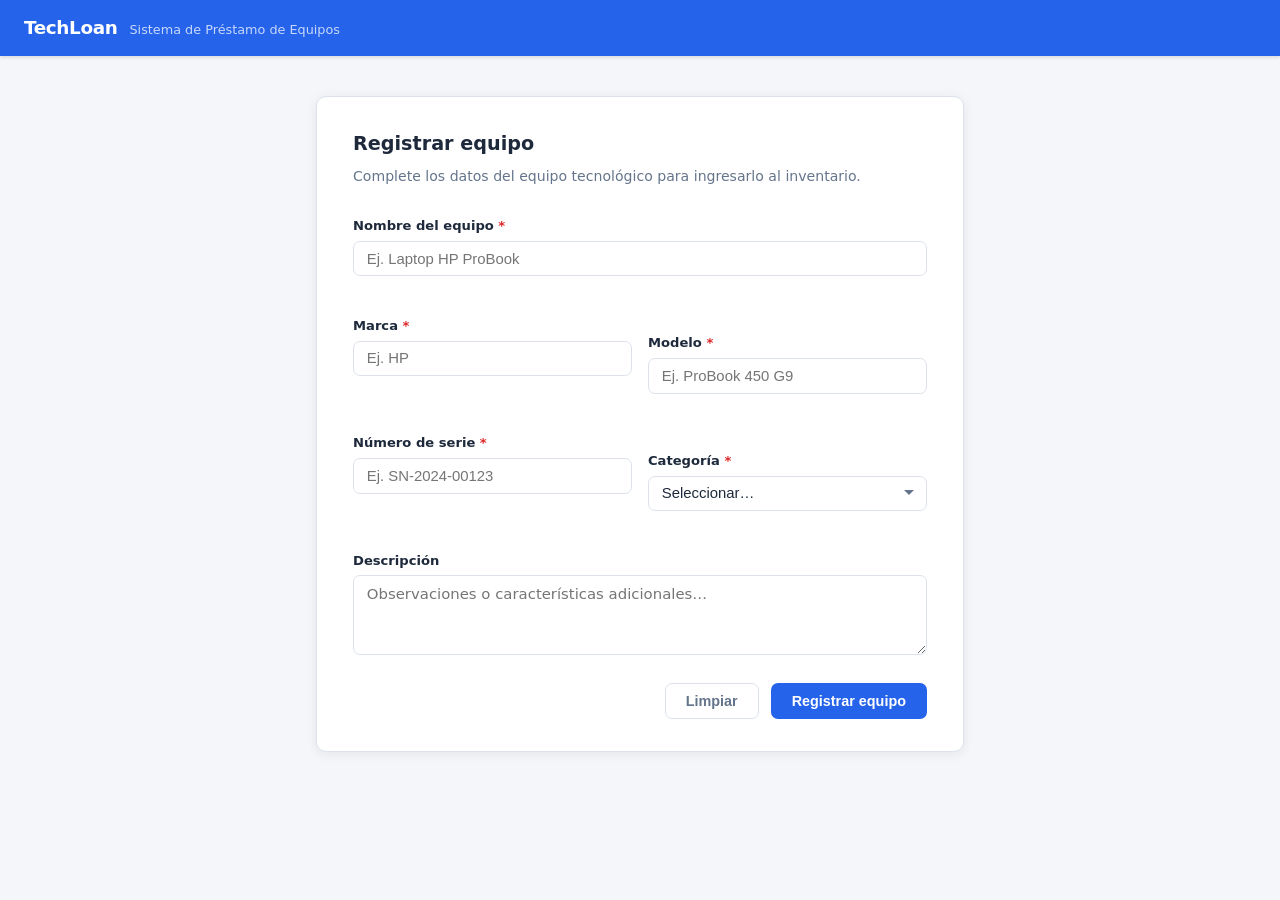
<file: frontend/html/index.html>
<!DOCTYPE html>
<html lang="es">
<head>
  <meta charset="UTF-8" />
  <meta name="viewport" content="width=device-width, initial-scale=1.0" />
  <title>TechLoan – Registrar Equipo</title>
  <link rel="stylesheet" href="../css/styles.css" />
</head>
<body>

  <header class="header">
    <div class="header__inner">
      <span class="header__logo">TechLoan</span>
      <span class="header__subtitle">Sistema de Préstamo de Equipos</span>
    </div>
  </header>

  <main class="main">
    <section class="card">
      <h1 class="card__title">Registrar equipo</h1>
      <p class="card__desc">Complete los datos del equipo tecnológico para ingresarlo al inventario.</p>

      <form id="equipment-form" novalidate>

        <div class="field">
          <label class="field__label" for="name">Nombre del equipo <span class="required">*</span></label>
          <input class="field__input" type="text" id="name" name="name"
                 placeholder="Ej. Laptop HP ProBook" required maxlength="100" />
          <span class="field__error" id="name-error"></span>
        </div>

        <div class="field-row">
          <div class="field">
            <label class="field__label" for="brand">Marca <span class="required">*</span></label>
            <input class="field__input" type="text" id="brand" name="brand"
                   placeholder="Ej. HP" required maxlength="100" />
            <span class="field__error" id="brand-error"></span>
          </div>
          <div class="field">
            <label class="field__label" for="model">Modelo <span class="required">*</span></label>
            <input class="field__input" type="text" id="model" name="model"
                   placeholder="Ej. ProBook 450 G9" required maxlength="100" />
            <span class="field__error" id="model-error"></span>
          </div>
        </div>

        <div class="field-row">
          <div class="field">
            <label class="field__label" for="serial_number">Número de serie <span class="required">*</span></label>
            <input class="field__input" type="text" id="serial_number" name="serial_number"
                   placeholder="Ej. SN-2024-00123" required maxlength="100" />
            <span class="field__error" id="serial-error"></span>
          </div>
          <div class="field">
            <label class="field__label" for="category">Categoría <span class="required">*</span></label>
            <select class="field__input field__select" id="category" name="category" required>
              <option value="">Seleccionar…</option>
              <option value="laptop">Laptop</option>
              <option value="desktop">Desktop</option>
              <option value="tablet">Tablet</option>
              <option value="proyector">Proyector</option>
              <option value="camara">Cámara</option>
              <option value="otro">Otro</option>
            </select>
            <span class="field__error" id="category-error"></span>
          </div>
        </div>

        <div class="field">
          <label class="field__label" for="description">Descripción</label>
          <textarea class="field__input field__textarea" id="description" name="description"
                    placeholder="Observaciones o características adicionales…" maxlength="500" rows="3"></textarea>
        </div>

        <div id="form-feedback" class="feedback" role="alert" aria-live="polite"></div>

        <div class="form-actions">
          <button type="reset" class="btn btn--secondary">Limpiar</button>
          <button type="submit" class="btn btn--primary" id="submit-btn">
            <span class="btn__text">Registrar equipo</span>
            <span class="btn__spinner" aria-hidden="true"></span>
          </button>
        </div>

      </form>
    </section>
  </main>

  <script src="../js/equipment.js"></script>
</body>
</html>
</file>
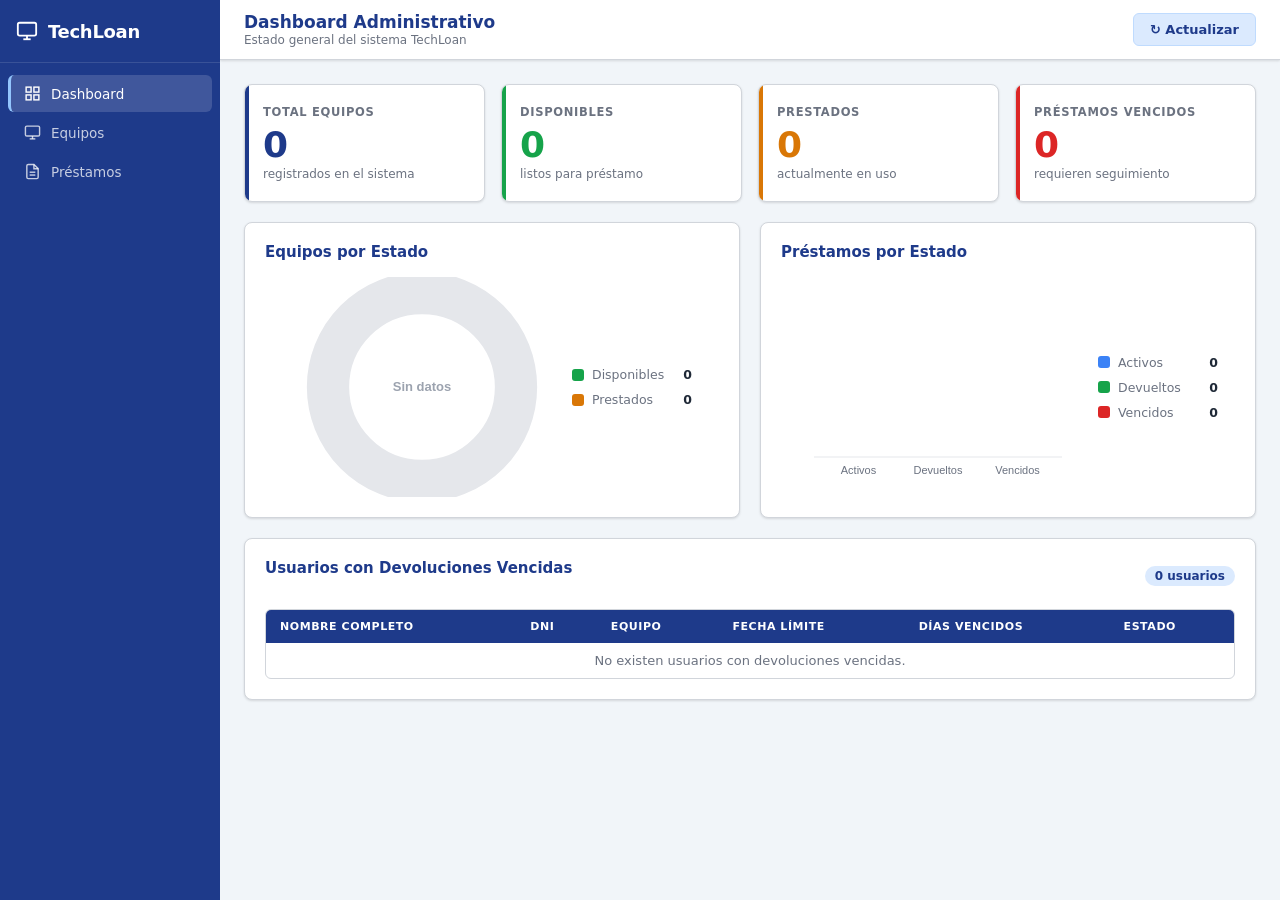
<file: frontend/html/dashboard.html>
<!DOCTYPE html>
<html lang="es">
<head>
  <meta charset="UTF-8">
  <meta name="viewport" content="width=device-width, initial-scale=1.0">
  <title>TechLoan — Dashboard</title>
  <link rel="stylesheet" href="../css/dashboard.css">
</head>
<body>

  <!-- Sidebar -->
  <aside class="sidebar">
    <div class="sidebar-brand">
      <svg class="brand-icon" viewBox="0 0 24 24" fill="none" stroke="currentColor" stroke-width="2">
        <rect x="2" y="3" width="20" height="14" rx="2"/><line x1="8" y1="21" x2="16" y2="21"/><line x1="12" y1="17" x2="12" y2="21"/>
      </svg>
      <span>TechLoan</span>
    </div>
    <nav class="sidebar-nav">
      <a href="dashboard.html" class="nav-item active">
        <svg viewBox="0 0 24 24" fill="none" stroke="currentColor" stroke-width="2"><rect x="3" y="3" width="7" height="7"/><rect x="14" y="3" width="7" height="7"/><rect x="14" y="14" width="7" height="7"/><rect x="3" y="14" width="7" height="7"/></svg>
        Dashboard
      </a>
      <a href="equipment.html" class="nav-item">
        <svg viewBox="0 0 24 24" fill="none" stroke="currentColor" stroke-width="2"><rect x="2" y="3" width="20" height="14" rx="2"/><line x1="8" y1="21" x2="16" y2="21"/><line x1="12" y1="17" x2="12" y2="21"/></svg>
        Equipos
      </a>
      <a href="loan.html" class="nav-item">
        <svg viewBox="0 0 24 24" fill="none" stroke="currentColor" stroke-width="2"><path d="M14 2H6a2 2 0 0 0-2 2v16a2 2 0 0 0 2 2h12a2 2 0 0 0 2-2V8z"/><polyline points="14 2 14 8 20 8"/><line x1="16" y1="13" x2="8" y2="13"/><line x1="16" y1="17" x2="8" y2="17"/></svg>
        Préstamos
      </a>
    </nav>
  </aside>

  <!-- Main -->
  <div class="layout-main">
    <header class="topbar">
      <div>
        <h1 class="page-title">Dashboard Administrativo</h1>
        <p class="page-subtitle">Estado general del sistema TechLoan</p>
      </div>
      <button class="btn btn-refresh" onclick="loadAll()" id="refreshBtn">↻ Actualizar</button>
    </header>

    <main class="content">

      <!-- 1. Summary cards -->
      <div class="cards-grid" id="cardsGrid">
        <div class="stat-card stat-blue">
          <p class="stat-label">Total Equipos</p>
          <p class="stat-value" id="cTotal">—</p>
          <p class="stat-desc">registrados en el sistema</p>
        </div>
        <div class="stat-card stat-green">
          <p class="stat-label">Disponibles</p>
          <p class="stat-value" id="cAvail">—</p>
          <p class="stat-desc">listos para préstamo</p>
        </div>
        <div class="stat-card stat-amber">
          <p class="stat-label">Prestados</p>
          <p class="stat-value" id="cLoaned">—</p>
          <p class="stat-desc">actualmente en uso</p>
        </div>
        <div class="stat-card stat-red">
          <p class="stat-label">Préstamos Vencidos</p>
          <p class="stat-value" id="cOverdue">—</p>
          <p class="stat-desc">requieren seguimiento</p>
        </div>
      </div>

      <!-- 2. Charts -->
      <div class="charts-row">
        <div class="card chart-card">
          <h2 class="card-title">Equipos por Estado</h2>
          <div class="chart-area">
            <canvas id="chartEquip" width="260" height="220"></canvas>
            <div class="chart-legend" id="legendEquip"></div>
          </div>
        </div>
        <div class="card chart-card">
          <h2 class="card-title">Préstamos por Estado</h2>
          <div class="chart-area">
            <canvas id="chartLoans" width="280" height="220"></canvas>
            <div class="chart-legend" id="legendLoans"></div>
          </div>
        </div>
      </div>

      <!-- 3. Overdue users table -->
      <div class="card">
        <div class="card-header-row">
          <h2 class="card-title">Usuarios con Devoluciones Vencidas</h2>
          <span class="badge-count" id="overdueCount">—</span>
        </div>
        <div class="tbl-wrap">
          <table class="data-table">
            <thead>
              <tr>
                <th>Nombre completo</th>
                <th>DNI</th>
                <th>Equipo</th>
                <th>Fecha límite</th>
                <th>Días vencidos</th>
                <th>Estado</th>
              </tr>
            </thead>
            <tbody id="overdueBody">
              <tr><td colspan="6" class="empty-cell">Cargando…</td></tr>
            </tbody>
          </table>
        </div>
      </div>

    </main>
  </div>

  <script src="../js/dashboard.js"></script>
</body>
</html>
</file>
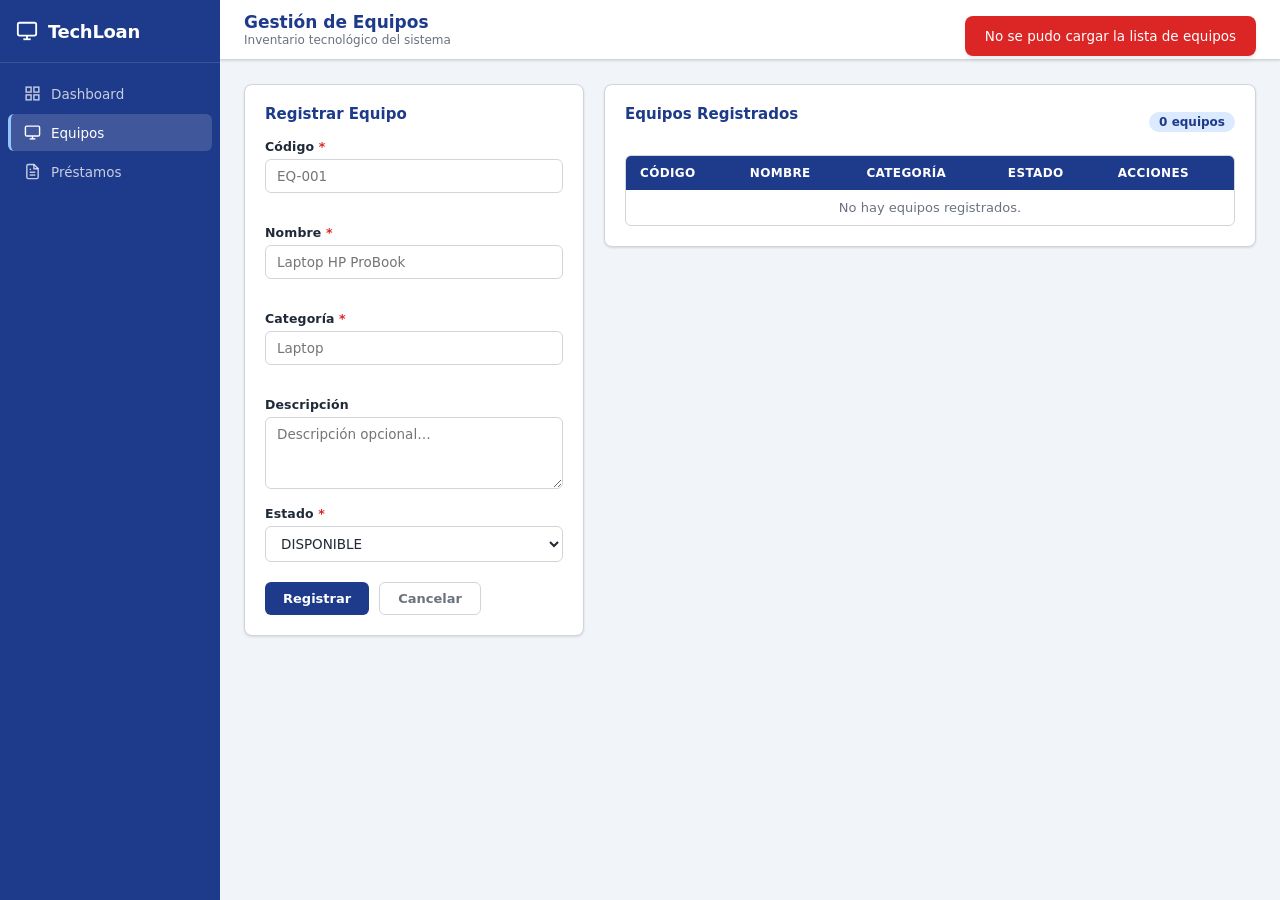
<file: frontend/html/equipment.html>
<!DOCTYPE html>
<html lang="es">
<head>
  <meta charset="UTF-8">
  <meta name="viewport" content="width=device-width, initial-scale=1.0">
  <title>TechLoan — Equipos</title>
  <link rel="stylesheet" href="../css/equipment.css">
</head>
<body>

  <!-- Sidebar -->
  <aside class="sidebar">
    <div class="sidebar-brand">
      <svg class="brand-icon" viewBox="0 0 24 24" fill="none" stroke="currentColor" stroke-width="2">
        <rect x="2" y="3" width="20" height="14" rx="2"/><line x1="8" y1="21" x2="16" y2="21"/><line x1="12" y1="17" x2="12" y2="21"/>
      </svg>
      <span>TechLoan</span>
    </div>
    <nav class="sidebar-nav">
      <a href="dashboard.html" class="nav-item">
        <svg viewBox="0 0 24 24" fill="none" stroke="currentColor" stroke-width="2"><rect x="3" y="3" width="7" height="7"/><rect x="14" y="3" width="7" height="7"/><rect x="14" y="14" width="7" height="7"/><rect x="3" y="14" width="7" height="7"/></svg>
        Dashboard
      </a>
      <a href="equipment.html" class="nav-item active">
        <svg viewBox="0 0 24 24" fill="none" stroke="currentColor" stroke-width="2"><rect x="2" y="3" width="20" height="14" rx="2"/><line x1="8" y1="21" x2="16" y2="21"/><line x1="12" y1="17" x2="12" y2="21"/></svg>
        Equipos
      </a>
      <a href="loan.html" class="nav-item">
        <svg viewBox="0 0 24 24" fill="none" stroke="currentColor" stroke-width="2"><path d="M14 2H6a2 2 0 0 0-2 2v16a2 2 0 0 0 2 2h12a2 2 0 0 0 2-2V8z"/><polyline points="14 2 14 8 20 8"/><line x1="16" y1="13" x2="8" y2="13"/><line x1="16" y1="17" x2="8" y2="17"/><polyline points="10 9 9 9 8 9"/></svg>
        Préstamos
      </a>
    </nav>
  </aside>

  <!-- Main -->
  <div class="layout-main">
    <header class="topbar">
      <div>
        <h1 class="page-title">Gestión de Equipos</h1>
        <p class="page-subtitle">Inventario tecnológico del sistema</p>
      </div>
    </header>

    <main class="content">
      <div id="toast" class="toast hidden"></div>

      <div class="two-col">

        <!-- FORM -->
        <section class="card">
          <h2 class="card-title" id="formTitle">Registrar Equipo</h2>
          <form id="equipmentForm" novalidate>
            <input type="hidden" id="equipmentId">

            <div class="field">
              <label for="fCode">Código <span class="req">*</span></label>
              <input type="text" id="fCode" placeholder="EQ-001">
              <p class="ferr" id="errCode"></p>
            </div>

            <div class="field">
              <label for="fName">Nombre <span class="req">*</span></label>
              <input type="text" id="fName" placeholder="Laptop HP ProBook">
              <p class="ferr" id="errName"></p>
            </div>

            <div class="field">
              <label for="fCategory">Categoría <span class="req">*</span></label>
              <input type="text" id="fCategory" list="catList" placeholder="Laptop">
              <datalist id="catList">
                <option value="Laptop"><option value="Tablet"><option value="Proyector">
                <option value="Monitor"><option value="Impresora"><option value="Cámara">
                <option value="Servidor"><option value="Switch"><option value="Router">
              </datalist>
              <p class="ferr" id="errCategory"></p>
            </div>

            <div class="field">
              <label for="fDesc">Descripción</label>
              <textarea id="fDesc" rows="3" placeholder="Descripción opcional…"></textarea>
            </div>

            <div class="field">
              <label for="fStatus">Estado <span class="req">*</span></label>
              <select id="fStatus">
                <option value="DISPONIBLE">DISPONIBLE</option>
                <option value="PRESTADO">PRESTADO</option>
              </select>
            </div>

            <div class="form-actions">
              <button type="submit" class="btn btn-primary" id="submitBtn">Registrar</button>
              <button type="button" class="btn btn-ghost" id="cancelBtn">Cancelar</button>
            </div>
          </form>
        </section>

        <!-- TABLE -->
        <section class="card">
          <div class="card-header-row">
            <h2 class="card-title">Equipos Registrados</h2>
            <span class="badge-count" id="eqCount">—</span>
          </div>
          <div class="tbl-wrap">
            <table class="data-table">
              <thead>
                <tr>
                  <th>Código</th><th>Nombre</th><th>Categoría</th><th>Estado</th><th>Acciones</th>
                </tr>
              </thead>
              <tbody id="eqBody">
                <tr><td colspan="5" class="empty-cell">Cargando…</td></tr>
              </tbody>
            </table>
          </div>
        </section>

      </div>
    </main>
  </div>

  <!-- Delete modal -->
  <div class="overlay hidden" id="overlay">
    <div class="modal">
      <h3 class="modal-title">Confirmar eliminación</h3>
      <p class="modal-msg">¿Eliminar este equipo permanentemente? Esta acción no se puede deshacer.</p>
      <div class="modal-actions">
        <button class="btn btn-danger" id="btnConfirmDel">Sí, eliminar</button>
        <button class="btn btn-ghost" id="btnCancelDel">Cancelar</button>
      </div>
    </div>
  </div>

  <script src="../js/equipment.js"></script>
</body>
</html>
</file>
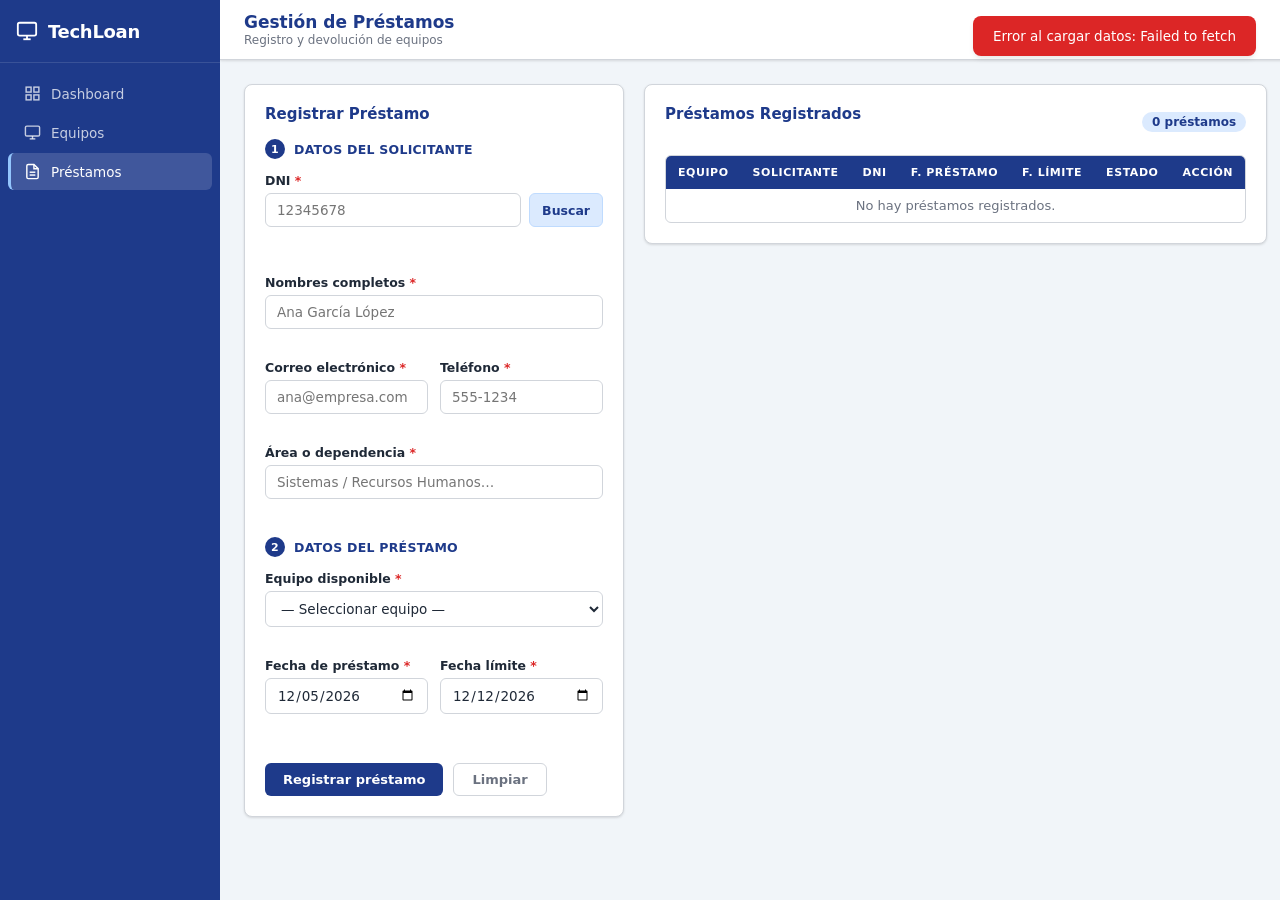
<file: frontend/html/loan.html>
<!DOCTYPE html>
<html lang="es">
<head>
  <meta charset="UTF-8">
  <meta name="viewport" content="width=device-width, initial-scale=1.0">
  <title>TechLoan — Préstamos</title>
  <link rel="stylesheet" href="../css/loan.css">
</head>
<body>

  <!-- Sidebar -->
  <aside class="sidebar">
    <div class="sidebar-brand">
      <svg class="brand-icon" viewBox="0 0 24 24" fill="none" stroke="currentColor" stroke-width="2">
        <rect x="2" y="3" width="20" height="14" rx="2"/><line x1="8" y1="21" x2="16" y2="21"/><line x1="12" y1="17" x2="12" y2="21"/>
      </svg>
      <span>TechLoan</span>
    </div>
    <nav class="sidebar-nav">
      <a href="dashboard.html" class="nav-item">
        <svg viewBox="0 0 24 24" fill="none" stroke="currentColor" stroke-width="2"><rect x="3" y="3" width="7" height="7"/><rect x="14" y="3" width="7" height="7"/><rect x="14" y="14" width="7" height="7"/><rect x="3" y="14" width="7" height="7"/></svg>
        Dashboard
      </a>
      <a href="equipment.html" class="nav-item">
        <svg viewBox="0 0 24 24" fill="none" stroke="currentColor" stroke-width="2"><rect x="2" y="3" width="20" height="14" rx="2"/><line x1="8" y1="21" x2="16" y2="21"/><line x1="12" y1="17" x2="12" y2="21"/></svg>
        Equipos
      </a>
      <a href="loan.html" class="nav-item active">
        <svg viewBox="0 0 24 24" fill="none" stroke="currentColor" stroke-width="2"><path d="M14 2H6a2 2 0 0 0-2 2v16a2 2 0 0 0 2 2h12a2 2 0 0 0 2-2V8z"/><polyline points="14 2 14 8 20 8"/><line x1="16" y1="13" x2="8" y2="13"/><line x1="16" y1="17" x2="8" y2="17"/></svg>
        Préstamos
      </a>
    </nav>
  </aside>

  <!-- Main -->
  <div class="layout-main">
    <header class="topbar">
      <div>
        <h1 class="page-title">Gestión de Préstamos</h1>
        <p class="page-subtitle">Registro y devolución de equipos</p>
      </div>
    </header>

    <main class="content">
      <div id="toast" class="toast hidden"></div>

      <div class="two-col">

        <!-- FORM -->
        <section class="card">
          <h2 class="card-title">Registrar Préstamo</h2>

          <form id="loanForm" novalidate>

            <!-- Borrower section -->
            <div class="form-section-label">
              <span class="section-badge">1</span>
              Datos del Solicitante
            </div>

            <div class="field">
              <label for="bDni">DNI <span class="req">*</span></label>
              <div class="input-group">
                <input type="text" id="bDni" placeholder="12345678" maxlength="15">
                <button type="button" class="btn btn-secondary btn-sm" id="btnLookup">Buscar</button>
              </div>
              <p class="ferr" id="errDni"></p>
              <p class="lookup-hint" id="lookupHint"></p>
            </div>

            <div class="field">
              <label for="bFullName">Nombres completos <span class="req">*</span></label>
              <input type="text" id="bFullName" placeholder="Ana García López">
              <p class="ferr" id="errFullName"></p>
            </div>

            <div class="two-field">
              <div class="field">
                <label for="bEmail">Correo electrónico <span class="req">*</span></label>
                <input type="email" id="bEmail" placeholder="ana@empresa.com">
                <p class="ferr" id="errEmail"></p>
              </div>
              <div class="field">
                <label for="bPhone">Teléfono <span class="req">*</span></label>
                <input type="text" id="bPhone" placeholder="555-1234">
                <p class="ferr" id="errPhone"></p>
              </div>
            </div>

            <div class="field">
              <label for="bDept">Área o dependencia <span class="req">*</span></label>
              <input type="text" id="bDept" placeholder="Sistemas / Recursos Humanos…">
              <p class="ferr" id="errDept"></p>
            </div>

            <!-- Loan section -->
            <div class="form-section-label" style="margin-top:20px;">
              <span class="section-badge">2</span>
              Datos del Préstamo
            </div>

            <div class="field">
              <label for="lEquip">Equipo disponible <span class="req">*</span></label>
              <select id="lEquip">
                <option value="">— Seleccionar equipo —</option>
              </select>
              <p class="ferr" id="errEquip"></p>
            </div>

            <div class="two-field">
              <div class="field">
                <label for="lLoanDate">Fecha de préstamo <span class="req">*</span></label>
                <input type="date" id="lLoanDate">
                <p class="ferr" id="errLoanDate"></p>
              </div>
              <div class="field">
                <label for="lDueDate">Fecha límite <span class="req">*</span></label>
                <input type="date" id="lDueDate">
                <p class="ferr" id="errDueDate"></p>
              </div>
            </div>

            <div class="form-actions">
              <button type="submit" class="btn btn-primary" id="submitLoan">Registrar préstamo</button>
              <button type="button" class="btn btn-ghost" id="btnClearLoan">Limpiar</button>
            </div>
          </form>
        </section>

        <!-- TABLE -->
        <section class="card">
          <div class="card-header-row">
            <h2 class="card-title">Préstamos Registrados</h2>
            <span class="badge-count" id="loanCount">—</span>
          </div>
          <div class="tbl-wrap">
            <table class="data-table">
              <thead>
                <tr>
                  <th>Equipo</th>
                  <th>Solicitante</th>
                  <th>DNI</th>
                  <th>F. Préstamo</th>
                  <th>F. Límite</th>
                  <th>Estado</th>
                  <th>Acción</th>
                </tr>
              </thead>
              <tbody id="loanBody">
                <tr><td colspan="7" class="empty-cell">Cargando…</td></tr>
              </tbody>
            </table>
          </div>
        </section>

      </div>
    </main>
  </div>

  <!-- Return confirm modal -->
  <div class="overlay hidden" id="returnOverlay">
    <div class="modal">
      <h3 class="modal-title">Registrar devolución</h3>
      <p class="modal-msg">¿Confirmar la devolución de este préstamo? El equipo volverá a estar disponible.</p>
      <div class="modal-actions">
        <button class="btn btn-primary" id="btnConfirmReturn">Confirmar devolución</button>
        <button class="btn btn-ghost" id="btnCancelReturn">Cancelar</button>
      </div>
    </div>
  </div>

  <script src="../js/loan.js"></script>
</body>
</html>
</file>
<file: frontend/css/styles.css>
/* ── Reset & base ───────────────────────────────────────────── */
*, *::before, *::after { box-sizing: border-box; margin: 0; padding: 0; }

:root {
  --color-bg:        #f4f6f9;
  --color-surface:   #ffffff;
  --color-border:    #dde2ea;
  --color-primary:   #2563eb;
  --color-primary-h: #1d4ed8;
  --color-danger:    #dc2626;
  --color-success:   #16a34a;
  --color-text:      #1e293b;
  --color-muted:     #64748b;
  --radius:          10px;
  --shadow:          0 2px 12px rgba(0,0,0,.07);
  --transition:      .18s ease;
}

body {
  font-family: system-ui, -apple-system, sans-serif;
  background: var(--color-bg);
  color: var(--color-text);
  min-height: 100vh;
  font-size: 15px;
  line-height: 1.6;
}

/* ── Header ─────────────────────────────────────────────────── */
.header {
  background: var(--color-primary);
  color: #fff;
  padding: 0 1.5rem;
  height: 56px;
  display: flex;
  align-items: center;
  box-shadow: 0 1px 4px rgba(0,0,0,.15);
}
.header__inner   { display: flex; align-items: baseline; gap: .75rem; }
.header__logo    { font-size: 1.15rem; font-weight: 700; letter-spacing: -.02em; }
.header__subtitle { font-size: .8rem; opacity: .75; }

/* ── Main layout ────────────────────────────────────────────── */
.main {
  max-width: 680px;
  margin: 2.5rem auto;
  padding: 0 1rem;
}

/* ── Card ───────────────────────────────────────────────────── */
.card {
  background: var(--color-surface);
  border: 1px solid var(--color-border);
  border-radius: var(--radius);
  box-shadow: var(--shadow);
  padding: 2rem 2.25rem;
}
.card__title { font-size: 1.2rem; font-weight: 600; margin-bottom: .3rem; }
.card__desc  { color: var(--color-muted); font-size: .88rem; margin-bottom: 1.75rem; }

/* ── Fields ─────────────────────────────────────────────────── */
.field         { display: flex; flex-direction: column; gap: .3rem; }
.field-row     { display: grid; grid-template-columns: 1fr 1fr; gap: 1rem; }
.field + .field,
.field-row + .field,
.field + .field-row,
.field-row + .field-row { margin-top: 1.1rem; }

.field__label  { font-size: .82rem; font-weight: 600; color: var(--color-text); }
.required      { color: var(--color-danger); }

.field__input {
  padding: .55rem .8rem;
  border: 1.5px solid var(--color-border);
  border-radius: 7px;
  font-size: .93rem;
  color: var(--color-text);
  background: #fff;
  transition: border-color var(--transition), box-shadow var(--transition);
  width: 100%;
  outline: none;
}
.field__input:focus {
  border-color: var(--color-primary);
  box-shadow: 0 0 0 3px rgba(37,99,235,.12);
}
.field__input.is-invalid { border-color: var(--color-danger); }
.field__input.is-invalid:focus { box-shadow: 0 0 0 3px rgba(220,38,38,.12); }

.field__select { appearance: none; cursor: pointer;
  background-image: url("data:image/svg+xml,%3Csvg xmlns='http://www.w3.org/2000/svg' width='12' height='12' viewBox='0 0 12 12'%3E%3Cpath fill='%2364748b' d='M6 8L1 3h10z'/%3E%3C/svg%3E");
  background-repeat: no-repeat; background-position: right .7rem center;
  padding-right: 2rem; }

.field__textarea { resize: vertical; min-height: 80px; font-family: inherit; }

.field__error { font-size: .78rem; color: var(--color-danger); min-height: 1rem; }

/* ── Feedback banner ────────────────────────────────────────── */
.feedback {
  margin-top: 1.25rem;
  padding: .75rem 1rem;
  border-radius: 7px;
  font-size: .88rem;
  display: none;
}
.feedback.is-success {
  display: block;
  background: #f0fdf4;
  border: 1px solid #bbf7d0;
  color: var(--color-success);
}
.feedback.is-error {
  display: block;
  background: #fef2f2;
  border: 1px solid #fecaca;
  color: var(--color-danger);
}

/* ── Form actions ───────────────────────────────────────────── */
.form-actions {
  display: flex;
  justify-content: flex-end;
  gap: .75rem;
  margin-top: 1.75rem;
}

.btn {
  display: inline-flex;
  align-items: center;
  gap: .4rem;
  padding: .55rem 1.25rem;
  border-radius: 7px;
  font-size: .9rem;
  font-weight: 600;
  cursor: pointer;
  border: 1.5px solid transparent;
  transition: background var(--transition), border-color var(--transition), opacity var(--transition);
}
.btn--primary {
  background: var(--color-primary);
  color: #fff;
}
.btn--primary:hover  { background: var(--color-primary-h); }
.btn--primary:disabled { opacity: .6; cursor: not-allowed; }
.btn--secondary {
  background: transparent;
  border-color: var(--color-border);
  color: var(--color-muted);
}
.btn--secondary:hover { background: var(--color-bg); }

/* Spinner */
.btn__spinner {
  width: 14px; height: 14px;
  border: 2px solid rgba(255,255,255,.35);
  border-top-color: #fff;
  border-radius: 50%;
  animation: spin .65s linear infinite;
  display: none;
}
.btn.is-loading .btn__spinner { display: inline-block; }
.btn.is-loading .btn__text    { display: none; }
@keyframes spin { to { transform: rotate(360deg); } }

/* ── Responsive ─────────────────────────────────────────────── */
@media (max-width: 500px) {
  .field-row { grid-template-columns: 1fr; }
  .card       { padding: 1.5rem 1.1rem; }
}
</file>
<file: frontend/css/dashboard.css>
/* ── Variables ───────────────────────────────────────────────────────────── */
:root {
  --navy:    #1E3A8A;
  --navy-dk: #162d6e;
  --sky:     #DBEAFE;
  --white:   #FFFFFF;
  --bg:      #F1F5F9;
  --text:    #1F2937;
  --muted:   #6B7280;
  --border:  #D1D5DB;
  --green:   #16A34A;
  --green-bg:#DCFCE7;
  --amber:   #D97706;
  --amber-bg:#FEF3C7;
  --red:     #DC2626;
  --red-bg:  #FEE2E2;
  --radius:  8px;
  --shadow:  0 1px 3px rgba(0,0,0,.08), 0 1px 2px rgba(0,0,0,.05);
  --shadow-md: 0 4px 6px -1px rgba(0,0,0,.07), 0 2px 4px -1px rgba(0,0,0,.05);
  --sidebar-w: 220px;
  --top-h: 60px;
  --font: 'Segoe UI', system-ui, -apple-system, sans-serif;
}

*, *::before, *::after { box-sizing: border-box; margin: 0; padding: 0; }
html, body { height: 100%; }
body { font-family: var(--font); font-size: 14px; color: var(--text); background: var(--bg); display: flex; }
a { text-decoration: none; color: inherit; }
button { font: inherit; cursor: pointer; }
table { border-collapse: collapse; width: 100%; }

/* ── Sidebar ─────────────────────────────────────────────────────────────── */
.sidebar {
  width: var(--sidebar-w); min-height: 100vh; background: var(--navy); color: var(--white);
  display: flex; flex-direction: column; flex-shrink: 0;
  position: fixed; top: 0; left: 0; z-index: 100;
}
.sidebar-brand {
  display: flex; align-items: center; gap: 10px; padding: 20px 16px;
  font-size: 18px; font-weight: 700; letter-spacing: -.3px;
  border-bottom: 1px solid rgba(255,255,255,.12);
}
.sidebar-brand svg { width: 22px; height: 22px; flex-shrink: 0; }
.sidebar-nav { padding: 12px 0; display: flex; flex-direction: column; gap: 2px; }
.nav-item {
  display: flex; align-items: center; gap: 10px; padding: 10px 16px;
  font-size: 13.5px; font-weight: 500; color: rgba(255,255,255,.75);
  border-radius: 6px; margin: 0 8px; transition: background .15s, color .15s;
}
.nav-item svg { width: 17px; height: 17px; flex-shrink: 0; }
.nav-item:hover { background: rgba(255,255,255,.1); color: var(--white); }
.nav-item.active {
  background: rgba(255,255,255,.15); color: var(--white);
  border-left: 3px solid #93C5FD; padding-left: 13px;
}

/* ── Layout ──────────────────────────────────────────────────────────────── */
.layout-main { margin-left: var(--sidebar-w); flex: 1; display: flex; flex-direction: column; min-height: 100vh; }
.topbar {
  height: var(--top-h); background: var(--white); border-bottom: 1px solid var(--border);
  padding: 0 24px; display: flex; align-items: center; justify-content: space-between;
  position: sticky; top: 0; z-index: 50; box-shadow: var(--shadow);
}
.page-title    { font-size: 17px; font-weight: 700; color: var(--navy); }
.page-subtitle { font-size: 12px; color: var(--muted); margin-top: 1px; }
.content { padding: 24px; flex: 1; display: flex; flex-direction: column; gap: 20px; }

/* ── Refresh button ──────────────────────────────────────────────────────── */
.btn { display: inline-flex; align-items: center; gap: 6px; padding: 8px 16px; border-radius: 6px; font-size: 13px; font-weight: 600; border: none; transition: all .15s; }
.btn-refresh { background: var(--sky); color: var(--navy); border: 1.5px solid #bfdbfe; }
.btn-refresh:hover { background: #bfdbfe; }

/* ── Summary cards ───────────────────────────────────────────────────────── */
.cards-grid { display: grid; grid-template-columns: repeat(4, 1fr); gap: 16px; }
.stat-card {
  border-radius: var(--radius); padding: 20px 18px;
  border: 1px solid var(--border);
  box-shadow: var(--shadow);
  position: relative; overflow: hidden;
}
.stat-card::before {
  content: ''; position: absolute;
  top: 0; left: 0; width: 4px; height: 100%;
  border-radius: 8px 0 0 8px;
}
.stat-blue   { background: var(--white); } .stat-blue::before   { background: var(--navy); }
.stat-green  { background: var(--white); } .stat-green::before  { background: var(--green); }
.stat-amber  { background: var(--white); } .stat-amber::before  { background: var(--amber); }
.stat-red    { background: var(--white); } .stat-red::before    { background: var(--red); }
.stat-label {
  font-size: 11.5px; font-weight: 700; text-transform: uppercase;
  letter-spacing: .06em; color: var(--muted); margin-bottom: 8px;
}
.stat-value {
  font-size: 36px; font-weight: 800; line-height: 1;
  margin-bottom: 4px; font-variant-numeric: tabular-nums;
}
.stat-blue  .stat-value { color: var(--navy); }
.stat-green .stat-value { color: var(--green); }
.stat-amber .stat-value { color: var(--amber); }
.stat-red   .stat-value { color: var(--red); }
.stat-desc { font-size: 12px; color: var(--muted); }

/* ── Charts ──────────────────────────────────────────────────────────────── */
.charts-row { display: grid; grid-template-columns: 1fr 1fr; gap: 20px; }
.card { background: var(--white); border-radius: var(--radius); box-shadow: var(--shadow); border: 1px solid var(--border); padding: 20px; }
.card-title { font-size: 15px; font-weight: 600; color: var(--navy); margin-bottom: 16px; }
.card-header-row { display: flex; align-items: center; justify-content: space-between; margin-bottom: 16px; }
.badge-count { font-size: 12px; font-weight: 600; background: var(--sky); color: var(--navy); padding: 3px 10px; border-radius: 20px; }
.chart-area { display: flex; align-items: center; justify-content: center; gap: 20px; flex-wrap: wrap; }
.chart-legend { display: flex; flex-direction: column; gap: 10px; min-width: 120px; }
.legend-item { display: flex; align-items: center; gap: 8px; font-size: 12.5px; }
.legend-dot { width: 12px; height: 12px; border-radius: 3px; flex-shrink: 0; }
.legend-label { color: var(--muted); }
.legend-val { font-weight: 700; color: var(--text); margin-left: auto; }
canvas { display: block; }

/* ── Overdue table ───────────────────────────────────────────────────────── */
.tbl-wrap { overflow-x: auto; border-radius: 6px; border: 1px solid var(--border); }
.data-table { font-size: 13px; }
.data-table thead tr { background: var(--navy); }
.data-table thead th {
  padding: 10px 14px; text-align: left; font-weight: 600; font-size: 11px;
  color: var(--white); white-space: nowrap; letter-spacing: .05em; text-transform: uppercase;
}
.data-table tbody tr { border-bottom: 1px solid var(--border); transition: background .1s; }
.data-table tbody tr:last-child { border-bottom: none; }
.data-table tbody tr:hover { background: #FFF5F5; }
.data-table td { padding: 10px 14px; vertical-align: middle; }
.empty-cell { text-align: center; color: var(--muted); padding: 32px; font-size: 13px; }
.days-badge {
  display: inline-block; padding: 2px 9px; border-radius: 12px;
  background: var(--red-bg); color: var(--red);
  font-size: 12px; font-weight: 700;
}
.badge { display: inline-block; padding: 3px 9px; border-radius: 20px; font-size: 11px; font-weight: 700; letter-spacing: .03em; text-transform: uppercase; }
.badge-vencido { background: var(--red-bg); color: var(--red); }

@media (max-width: 1100px) { .cards-grid { grid-template-columns: repeat(2, 1fr); } }
@media (max-width: 900px)  { .charts-row { grid-template-columns: 1fr; } }
@media (max-width: 640px)  { .cards-grid { grid-template-columns: 1fr 1fr; } .sidebar { width: 0; overflow: hidden; } .layout-main { margin-left: 0; } }
</file>
<file: frontend/css/equipment.css>
/* ── Variables ───────────────────────────────────────────────────────────── */
:root {
  --navy:    #1E3A8A;
  --navy-dk: #162d6e;
  --sky:     #DBEAFE;
  --sky-md:  #93C5FD;
  --white:   #FFFFFF;
  --bg:      #F1F5F9;
  --text:    #1F2937;
  --muted:   #6B7280;
  --border:  #D1D5DB;
  --green:   #16A34A;
  --green-bg:#DCFCE7;
  --amber:   #D97706;
  --amber-bg:#FEF3C7;
  --red:     #DC2626;
  --red-bg:  #FEE2E2;
  --radius:  8px;
  --shadow:  0 1px 3px rgba(0,0,0,.08), 0 1px 2px rgba(0,0,0,.05);
  --shadow-md: 0 4px 6px -1px rgba(0,0,0,.07), 0 2px 4px -1px rgba(0,0,0,.05);
  --sidebar-w: 220px;
  --top-h: 60px;
  --font: 'Segoe UI', system-ui, -apple-system, sans-serif;
}

/* ── Reset ───────────────────────────────────────────────────────────────── */
*, *::before, *::after { box-sizing: border-box; margin: 0; padding: 0; }
html, body { height: 100%; }
body { font-family: var(--font); font-size: 14px; color: var(--text); background: var(--bg); display: flex; overflow-x: hidden; }
a { text-decoration: none; color: inherit; }
button, input, select, textarea { font: inherit; }
table { border-collapse: collapse; width: 100%; }

/* ── Sidebar ─────────────────────────────────────────────────────────────── */
.sidebar {
  width: var(--sidebar-w);
  min-height: 100vh;
  background: var(--navy);
  color: var(--white);
  display: flex;
  flex-direction: column;
  flex-shrink: 0;
  position: fixed;
  top: 0; left: 0;
  z-index: 100;
}
.sidebar-brand {
  display: flex;
  align-items: center;
  gap: 10px;
  padding: 20px 16px 20px;
  font-size: 18px;
  font-weight: 700;
  letter-spacing: -.3px;
  border-bottom: 1px solid rgba(255,255,255,.12);
}
.sidebar-brand svg { width: 22px; height: 22px; flex-shrink: 0; }
.sidebar-nav { padding: 12px 0; display: flex; flex-direction: column; gap: 2px; }
.nav-item {
  display: flex;
  align-items: center;
  gap: 10px;
  padding: 10px 16px;
  font-size: 13.5px;
  font-weight: 500;
  color: rgba(255,255,255,.75);
  border-radius: 0;
  transition: background .15s, color .15s;
  margin: 0 8px;
  border-radius: 6px;
}
.nav-item svg { width: 17px; height: 17px; flex-shrink: 0; }
.nav-item:hover { background: rgba(255,255,255,.1); color: var(--white); }
.nav-item.active {
  background: rgba(255,255,255,.15);
  color: var(--white);
  border-left: 3px solid #93C5FD;
  padding-left: 13px;
}

/* ── Main layout ─────────────────────────────────────────────────────────── */
.layout-main {
  margin-left: var(--sidebar-w);
  flex: 1;
  display: flex;
  flex-direction: column;
  min-height: 100vh;
}
.topbar {
  height: var(--top-h);
  background: var(--white);
  border-bottom: 1px solid var(--border);
  padding: 0 24px;
  display: flex;
  align-items: center;
  justify-content: space-between;
  position: sticky;
  top: 0;
  z-index: 50;
  box-shadow: var(--shadow);
}
.page-title { font-size: 17px; font-weight: 700; color: var(--navy); }
.page-subtitle { font-size: 12px; color: var(--muted); margin-top: 1px; }
.content { padding: 24px; flex: 1; }

/* ── Two column layout ───────────────────────────────────────────────────── */
.two-col {
  display: grid;
  grid-template-columns: 340px 1fr;
  gap: 20px;
  align-items: start;
}

/* ── Card ────────────────────────────────────────────────────────────────── */
.card {
  background: var(--white);
  border-radius: var(--radius);
  box-shadow: var(--shadow);
  border: 1px solid var(--border);
  padding: 20px;
}
.card-title { font-size: 15px; font-weight: 600; color: var(--navy); margin-bottom: 16px; }
.card-header-row {
  display: flex;
  align-items: center;
  justify-content: space-between;
  margin-bottom: 16px;
}
.badge-count {
  font-size: 12px;
  font-weight: 600;
  background: var(--sky);
  color: var(--navy);
  padding: 3px 10px;
  border-radius: 20px;
}

/* ── Form ────────────────────────────────────────────────────────────────── */
.field { margin-bottom: 14px; }
.field label {
  display: block;
  font-size: 12.5px;
  font-weight: 600;
  color: var(--text);
  margin-bottom: 5px;
  letter-spacing: .01em;
}
.req { color: var(--red); }
.field input,
.field select,
.field textarea {
  width: 100%;
  padding: 8px 11px;
  border: 1.5px solid var(--border);
  border-radius: 6px;
  font-size: 13.5px;
  color: var(--text);
  background: var(--white);
  transition: border-color .15s, box-shadow .15s;
  outline: none;
}
.field input:focus,
.field select:focus,
.field textarea:focus {
  border-color: var(--navy);
  box-shadow: 0 0 0 3px rgba(30,58,138,.1);
}
.field textarea { resize: vertical; min-height: 72px; }
.ferr { font-size: 11.5px; color: var(--red); margin-top: 4px; min-height: 14px; }
.form-actions { display: flex; gap: 10px; margin-top: 20px; }

/* ── Buttons ─────────────────────────────────────────────────────────────── */
.btn {
  display: inline-flex;
  align-items: center;
  gap: 6px;
  padding: 8px 18px;
  border-radius: 6px;
  font-size: 13px;
  font-weight: 600;
  cursor: pointer;
  border: none;
  transition: all .15s;
  white-space: nowrap;
}
.btn-primary  { background: var(--navy); color: var(--white); }
.btn-primary:hover  { background: var(--navy-dk); }
.btn-ghost    { background: transparent; color: var(--muted); border: 1.5px solid var(--border); }
.btn-ghost:hover    { background: var(--bg); color: var(--text); }
.btn-danger   { background: var(--red); color: var(--white); }
.btn-danger:hover   { background: #b91c1c; }
.btn-icon {
  display: inline-flex;
  align-items: center;
  justify-content: center;
  width: 30px;
  height: 30px;
  border-radius: 5px;
  border: none;
  cursor: pointer;
  font-size: 13px;
  transition: background .12s;
}
.btn-edit  { background: var(--sky); color: var(--navy); }
.btn-edit:hover  { background: #bfdbfe; }
.btn-del   { background: var(--red-bg); color: var(--red); }
.btn-del:hover   { background: #fecaca; }

/* ── Table ───────────────────────────────────────────────────────────────── */
.tbl-wrap { overflow-x: auto; border-radius: 6px; border: 1px solid var(--border); }
.data-table { font-size: 13px; }
.data-table thead tr { background: var(--navy); }
.data-table thead th {
  padding: 10px 14px;
  text-align: left;
  font-weight: 600;
  font-size: 12px;
  color: var(--white);
  white-space: nowrap;
  letter-spacing: .03em;
  text-transform: uppercase;
}
.data-table tbody tr { border-bottom: 1px solid var(--border); transition: background .1s; }
.data-table tbody tr:last-child { border-bottom: none; }
.data-table tbody tr:hover { background: #F8FAFC; }
.data-table td { padding: 10px 14px; vertical-align: middle; }
.empty-cell { text-align: center; color: var(--muted); padding: 32px; font-size: 13px; }

/* ── Status badges ───────────────────────────────────────────────────────── */
.badge {
  display: inline-block;
  padding: 3px 10px;
  border-radius: 20px;
  font-size: 11.5px;
  font-weight: 700;
  letter-spacing: .03em;
  text-transform: uppercase;
}
.badge-disponible { background: var(--green-bg); color: var(--green); }
.badge-prestado   { background: var(--amber-bg); color: var(--amber); }
.actions-cell { display: flex; gap: 6px; }

/* ── Toast ───────────────────────────────────────────────────────────────── */
.toast {
  position: fixed;
  top: 16px;
  right: 24px;
  z-index: 999;
  padding: 12px 20px;
  border-radius: var(--radius);
  font-size: 13.5px;
  font-weight: 500;
  box-shadow: var(--shadow-md);
  max-width: 340px;
  animation: slideIn .25s ease;
}
.toast-success { background: var(--green); color: #fff; }
.toast-error   { background: var(--red); color: #fff; }
.toast.hidden  { display: none; }
@keyframes slideIn { from { opacity:0; transform: translateY(-10px); } to { opacity:1; transform: translateY(0); } }

/* ── Modal ───────────────────────────────────────────────────────────────── */
.overlay {
  position: fixed;
  inset: 0;
  background: rgba(0,0,0,.4);
  display: flex;
  align-items: center;
  justify-content: center;
  z-index: 200;
}
.overlay.hidden { display: none; }
.modal {
  background: var(--white);
  border-radius: var(--radius);
  padding: 28px 24px;
  max-width: 380px;
  width: 90%;
  box-shadow: var(--shadow-md);
}
.modal-title { font-size: 16px; font-weight: 700; color: var(--text); margin-bottom: 10px; }
.modal-msg   { font-size: 13.5px; color: var(--muted); margin-bottom: 20px; line-height: 1.5; }
.modal-actions { display: flex; gap: 10px; justify-content: flex-end; }

/* ── Responsive ──────────────────────────────────────────────────────────── */
@media (max-width: 900px) {
  .two-col { grid-template-columns: 1fr; }
}
@media (max-width: 640px) {
  .sidebar { width: 0; overflow: hidden; }
  .layout-main { margin-left: 0; }
}
</file>
<file: frontend/css/loan.css>
/* ── Variables (shared) ──────────────────────────────────────────────────── */
:root {
  --navy:    #1E3A8A;
  --navy-dk: #162d6e;
  --sky:     #DBEAFE;
  --white:   #FFFFFF;
  --bg:      #F1F5F9;
  --text:    #1F2937;
  --muted:   #6B7280;
  --border:  #D1D5DB;
  --green:   #16A34A;
  --green-bg:#DCFCE7;
  --amber:   #D97706;
  --amber-bg:#FEF3C7;
  --red:     #DC2626;
  --red-bg:  #FEE2E2;
  --blue-lt: #EFF6FF;
  --blue-txt:#1D4ED8;
  --radius:  8px;
  --shadow:  0 1px 3px rgba(0,0,0,.08), 0 1px 2px rgba(0,0,0,.05);
  --shadow-md: 0 4px 6px -1px rgba(0,0,0,.07), 0 2px 4px -1px rgba(0,0,0,.05);
  --sidebar-w: 220px;
  --top-h: 60px;
  --font: 'Segoe UI', system-ui, -apple-system, sans-serif;
}

*, *::before, *::after { box-sizing: border-box; margin: 0; padding: 0; }
html, body { height: 100%; }
body { font-family: var(--font); font-size: 14px; color: var(--text); background: var(--bg); display: flex; }
a { text-decoration: none; color: inherit; }
button, input, select, textarea { font: inherit; }
table { border-collapse: collapse; width: 100%; }

/* ── Sidebar (same as equipment) ─────────────────────────────────────────── */
.sidebar {
  width: var(--sidebar-w); min-height: 100vh;
  background: var(--navy); color: var(--white);
  display: flex; flex-direction: column; flex-shrink: 0;
  position: fixed; top: 0; left: 0; z-index: 100;
}
.sidebar-brand {
  display: flex; align-items: center; gap: 10px;
  padding: 20px 16px; font-size: 18px; font-weight: 700; letter-spacing: -.3px;
  border-bottom: 1px solid rgba(255,255,255,.12);
}
.sidebar-brand svg { width: 22px; height: 22px; flex-shrink: 0; }
.sidebar-nav { padding: 12px 0; display: flex; flex-direction: column; gap: 2px; }
.nav-item {
  display: flex; align-items: center; gap: 10px; padding: 10px 16px;
  font-size: 13.5px; font-weight: 500; color: rgba(255,255,255,.75);
  border-radius: 6px; margin: 0 8px; transition: background .15s, color .15s;
}
.nav-item svg { width: 17px; height: 17px; flex-shrink: 0; }
.nav-item:hover { background: rgba(255,255,255,.1); color: var(--white); }
.nav-item.active {
  background: rgba(255,255,255,.15); color: var(--white);
  border-left: 3px solid #93C5FD; padding-left: 13px;
}

/* ── Layout ──────────────────────────────────────────────────────────────── */
.layout-main { margin-left: var(--sidebar-w); flex: 1; display: flex; flex-direction: column; min-height: 100vh; }
.topbar {
  height: var(--top-h); background: var(--white); border-bottom: 1px solid var(--border);
  padding: 0 24px; display: flex; align-items: center;
  position: sticky; top: 0; z-index: 50; box-shadow: var(--shadow);
}
.page-title   { font-size: 17px; font-weight: 700; color: var(--navy); }
.page-subtitle{ font-size: 12px; color: var(--muted); margin-top: 1px; }
.content { padding: 24px; flex: 1; }

.two-col { display: grid; grid-template-columns: 380px 1fr; gap: 20px; align-items: start; }

/* ── Card ────────────────────────────────────────────────────────────────── */
.card { background: var(--white); border-radius: var(--radius); box-shadow: var(--shadow); border: 1px solid var(--border); padding: 20px; }
.card-title { font-size: 15px; font-weight: 600; color: var(--navy); margin-bottom: 16px; }
.card-header-row { display: flex; align-items: center; justify-content: space-between; margin-bottom: 16px; }
.badge-count { font-size: 12px; font-weight: 600; background: var(--sky); color: var(--navy); padding: 3px 10px; border-radius: 20px; }

/* ── Form section labels ─────────────────────────────────────────────────── */
.form-section-label {
  display: flex; align-items: center; gap: 9px;
  font-size: 12.5px; font-weight: 700; color: var(--navy);
  margin-bottom: 14px; letter-spacing: .02em; text-transform: uppercase;
}
.section-badge {
  display: inline-flex; align-items: center; justify-content: center;
  width: 20px; height: 20px; border-radius: 50%;
  background: var(--navy); color: white; font-size: 11px; font-weight: 700; flex-shrink: 0;
}

/* ── Fields ──────────────────────────────────────────────────────────────── */
.field { margin-bottom: 13px; }
.field label { display: block; font-size: 12.5px; font-weight: 600; color: var(--text); margin-bottom: 5px; }
.req { color: var(--red); }
.field input, .field select, .field textarea {
  width: 100%; padding: 8px 11px;
  border: 1.5px solid var(--border); border-radius: 6px;
  font-size: 13.5px; color: var(--text); background: var(--white);
  transition: border-color .15s, box-shadow .15s; outline: none;
}
.field input:focus, .field select:focus, .field textarea:focus {
  border-color: var(--navy); box-shadow: 0 0 0 3px rgba(30,58,138,.1);
}
.ferr { font-size: 11.5px; color: var(--red); margin-top: 4px; min-height: 14px; }
.two-field { display: grid; grid-template-columns: 1fr 1fr; gap: 12px; }
.form-actions { display: flex; gap: 10px; margin-top: 18px; }
.input-group { display: flex; gap: 8px; }
.input-group input { flex: 1; }
.lookup-hint { font-size: 12px; margin-top: 5px; padding: 6px 10px; border-radius: 5px; }
.hint-found   { background: var(--green-bg); color: var(--green); }
.hint-new     { background: var(--amber-bg); color: var(--amber); }

/* ── Buttons ─────────────────────────────────────────────────────────────── */
.btn {
  display: inline-flex; align-items: center; gap: 6px;
  padding: 8px 18px; border-radius: 6px; font-size: 13px; font-weight: 600;
  cursor: pointer; border: none; transition: all .15s; white-space: nowrap;
}
.btn-sm { padding: 8px 12px; font-size: 12.5px; }
.btn-primary   { background: var(--navy); color: var(--white); }
.btn-primary:hover   { background: var(--navy-dk); }
.btn-secondary { background: var(--sky); color: var(--navy); border: 1.5px solid #bfdbfe; }
.btn-secondary:hover { background: #bfdbfe; }
.btn-ghost     { background: transparent; color: var(--muted); border: 1.5px solid var(--border); }
.btn-ghost:hover     { background: var(--bg); }
.btn-return    { background: var(--green-bg); color: var(--green); font-size: 12px; padding: 5px 11px; border-radius: 5px; border: none; cursor: pointer; font-weight: 600; white-space: nowrap; }
.btn-return:hover    { background: #bbf7d0; }
.btn-return:disabled { opacity: .4; cursor: not-allowed; }

/* ── Table ───────────────────────────────────────────────────────────────── */
.tbl-wrap { overflow-x: auto; border-radius: 6px; border: 1px solid var(--border); }
.data-table { font-size: 12.5px; }
.data-table thead tr { background: var(--navy); }
.data-table thead th {
  padding: 10px 12px; text-align: left; font-weight: 600; font-size: 11px;
  color: var(--white); white-space: nowrap; letter-spacing: .05em; text-transform: uppercase;
}
.data-table tbody tr { border-bottom: 1px solid var(--border); transition: background .1s; }
.data-table tbody tr:last-child { border-bottom: none; }
.data-table tbody tr:hover { background: #F8FAFC; }
.data-table td { padding: 9px 12px; vertical-align: middle; }
.empty-cell { text-align: center; color: var(--muted); padding: 32px; font-size: 13px; }
.overdue-row { background: #FFF5F5 !important; }

/* ── Status badges ───────────────────────────────────────────────────────── */
.badge {
  display: inline-block; padding: 3px 9px; border-radius: 20px;
  font-size: 11px; font-weight: 700; letter-spacing: .03em; text-transform: uppercase;
}
.badge-activo    { background: var(--blue-lt);   color: var(--blue-txt); }
.badge-devuelto  { background: var(--green-bg);  color: var(--green); }
.badge-vencido   { background: var(--red-bg);    color: var(--red); }

/* ── Toast ───────────────────────────────────────────────────────────────── */
.toast { position: fixed; top: 16px; right: 24px; z-index: 999; padding: 12px 20px; border-radius: var(--radius); font-size: 13.5px; font-weight: 500; box-shadow: var(--shadow-md); max-width: 340px; animation: slideIn .25s ease; }
.toast-success { background: var(--green); color: #fff; }
.toast-error   { background: var(--red);   color: #fff; }
.toast.hidden  { display: none; }
@keyframes slideIn { from { opacity:0; transform: translateY(-10px); } to { opacity:1; transform: translateY(0); } }

/* ── Modal ───────────────────────────────────────────────────────────────── */
.overlay { position: fixed; inset: 0; background: rgba(0,0,0,.4); display: flex; align-items: center; justify-content: center; z-index: 200; }
.overlay.hidden { display: none; }
.modal { background: var(--white); border-radius: var(--radius); padding: 28px 24px; max-width: 380px; width: 90%; box-shadow: var(--shadow-md); }
.modal-title { font-size: 16px; font-weight: 700; color: var(--text); margin-bottom: 10px; }
.modal-msg   { font-size: 13.5px; color: var(--muted); margin-bottom: 20px; line-height: 1.5; }
.modal-actions { display: flex; gap: 10px; justify-content: flex-end; }

@media (max-width: 960px) { .two-col { grid-template-columns: 1fr; } }
@media (max-width: 640px) { .sidebar { width: 0; overflow: hidden; } .layout-main { margin-left: 0; } }
</file>
